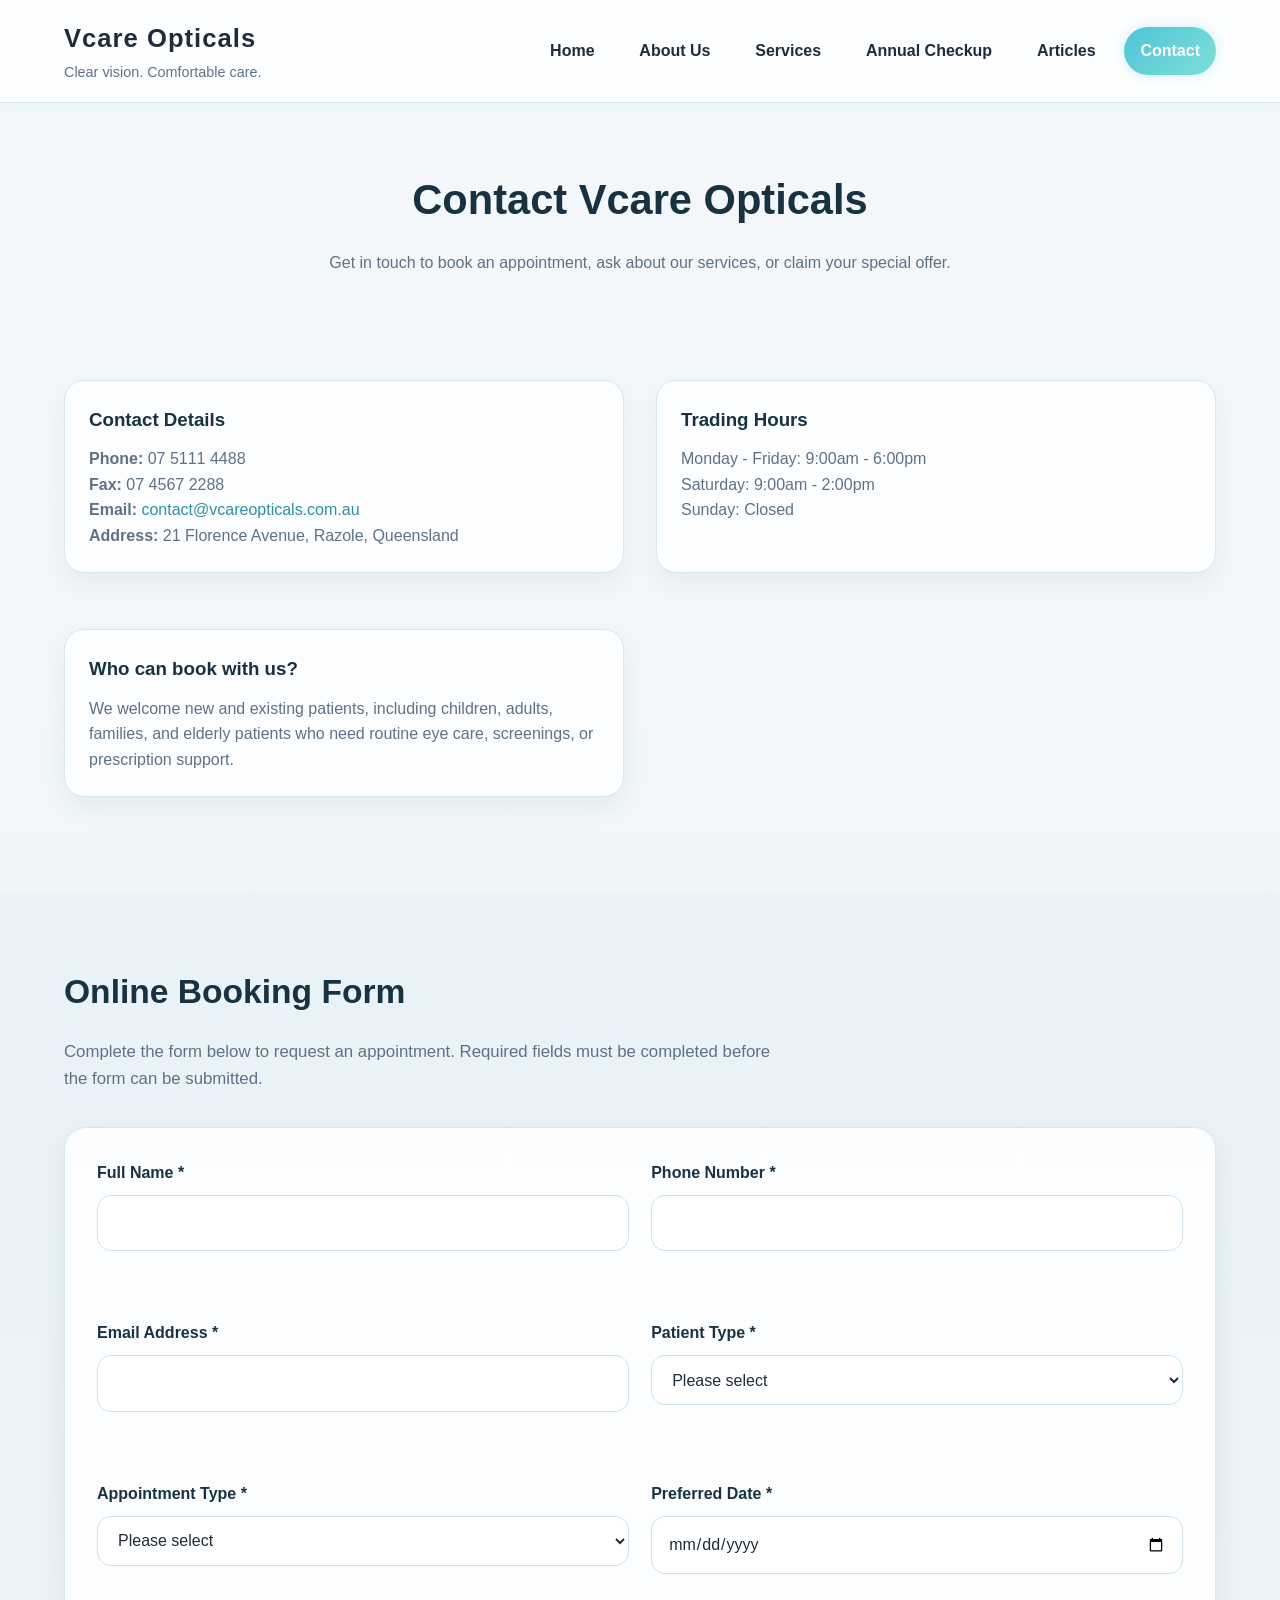
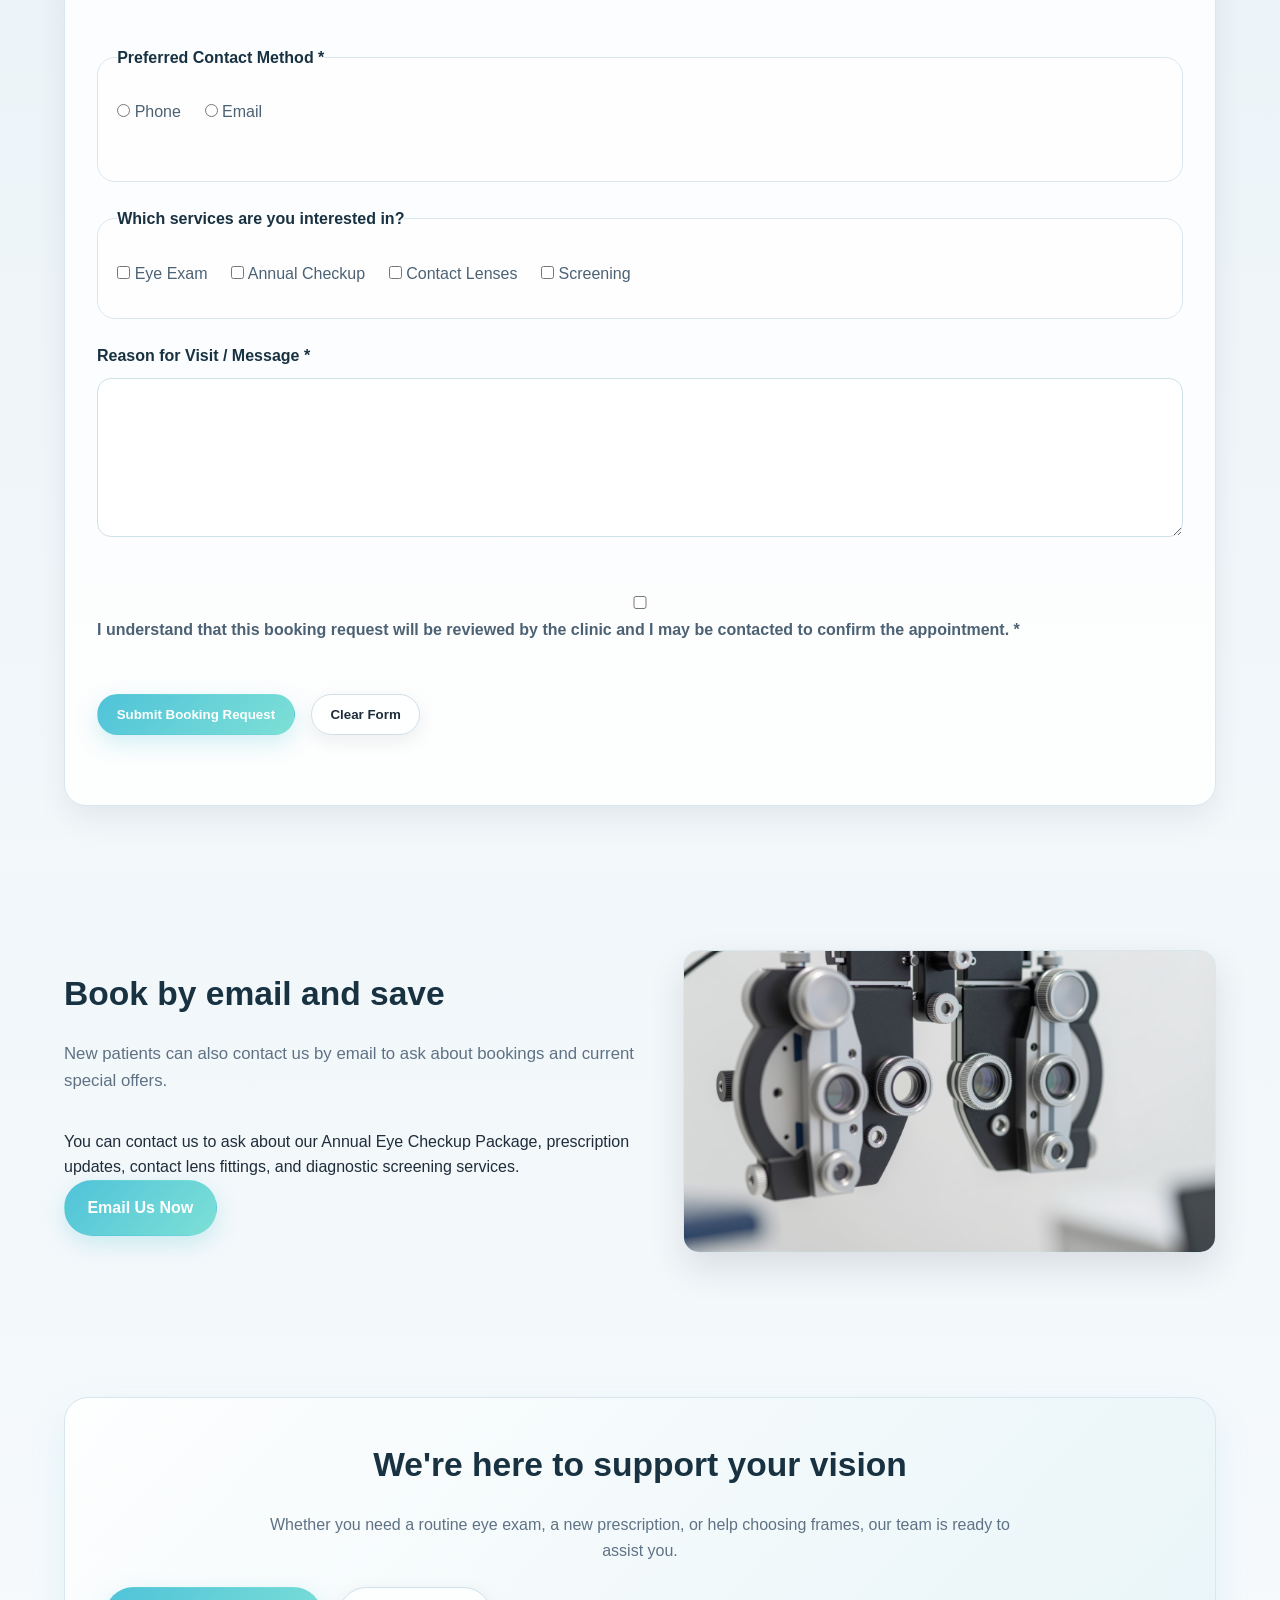
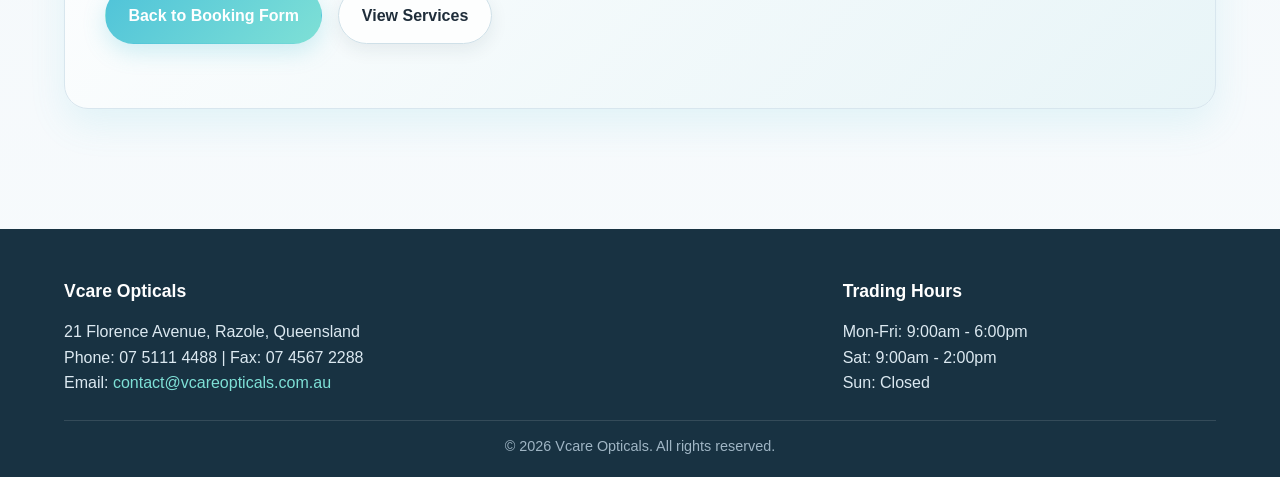
<file: contact.html>
<!doctype html>
<html lang="en">

<head>
    <meta charset="utf-8">
    <meta name="viewport" content="width=device-width, initial-scale=1">
    <title>Contact | Vcare Opticals</title>
    <meta name="description"
        content="Contact Vcare Opticals for bookings, enquiries, clinic hours, and location information.">
    <link rel="stylesheet" href="css/styles.css">
</head>

<body>
    <header class="site-header">
        <div class="container header-inner">
            <a class="brand" href="index.html" aria-label="Vcare Opticals home">
                <span class="brand-name">Vcare Opticals</span>
                <span class="brand-tagline">Clear vision. Comfortable care.</span>
            </a>

            <button class="nav-toggle" type="button" aria-label="Toggle navigation">
                Menu
            </button>

            <nav class="site-nav" aria-label="Main navigation">
                <ul>
                    <li><a href="index.html">Home</a></li>
                    <li><a href="about.html">About Us</a></li>
                    <li><a href="services.html">Services</a></li>
                    <li><a href="checkup.html">Annual Checkup</a></li>
                    <li><a href="articles.html">Articles</a></li>
                    <li><a class="active" href="contact.html">Contact</a></li>
                </ul>
            </nav>
        </div>
    </header>

    <main>
        <section class="page-header">
            <div class="container">
                <h1>Contact Vcare Opticals</h1>
                <p>
                    Get in touch to book an appointment, ask about our services, or claim your special offer.
                </p>
            </div>
        </section>

        <section class="section">
            <div class="container content-grid">
                <div class="info-box">
                    <h3>Contact Details</h3>
                    <p><strong>Phone:</strong> 07 5111 4488</p>
                    <p><strong>Fax:</strong> 07 4567 2288</p>
                    <p><strong>Email:</strong> <a
                            href="mailto:contact@vcareopticals.com.au">contact@vcareopticals.com.au</a></p>
                    <p><strong>Address:</strong> 21 Florence Avenue, Razole, Queensland</p>
                </div>

                <div class="info-box">
                    <h3>Trading Hours</h3>
                    <p>Monday - Friday: 9:00am - 6:00pm</p>
                    <p>Saturday: 9:00am - 2:00pm</p>
                    <p>Sunday: Closed</p>
                </div>

                <div class="info-box">
                    <h3>Who can book with us?</h3>
                    <p>
                        We welcome new and existing patients, including children, adults, families, and elderly
                        patients who need routine eye care, screenings, or prescription support.
                    </p>
                </div>
            </div>
        </section>

        <section class="section section-alt" id="booking-form">
            <div class="container">
                <h2>Online Booking Form</h2>
                <p class="lead">
                    Complete the form below to request an appointment. Required fields must be completed before the form
                    can be submitted.
                </p>

                <form id="appointment-form" class="booking-form" action="#" method="post" novalidate>
                    <div class="form-grid">
                        <div class="form-group">
                            <label for="full-name">Full Name *</label>
                            <input type="text" id="full-name" name="full-name">
                            <p class="error-message" id="name-error"></p>
                        </div>

                        <div class="form-group">
                            <label for="phone">Phone Number *</label>
                            <input type="tel" id="phone" name="phone">
                            <p class="error-message" id="phone-error"></p>
                        </div>

                        <div class="form-group">
                            <label for="email">Email Address *</label>
                            <input type="email" id="email" name="email">
                            <p class="error-message" id="email-error"></p>
                        </div>

                        <div class="form-group">
                            <label for="patient-type">Patient Type *</label>
                            <select id="patient-type" name="patient-type">
                                <option value="">Please select</option>
                                <option value="new">New Patient</option>
                                <option value="existing">Existing Patient</option>
                            </select>
                            <p class="error-message" id="patient-error"></p>
                        </div>

                        <div class="form-group">
                            <label for="appointment-type">Appointment Type *</label>
                            <select id="appointment-type" name="appointment-type">
                                <option value="">Please select</option>
                                <option value="routine-eye-exam">Routine Eye Exam</option>
                                <option value="annual-checkup">Annual Eye Checkup</option>
                                <option value="prescription-update">Prescription Update</option>
                                <option value="contact-lens-fitting">Contact Lens Fitting</option>
                                <option value="dry-eye-treatment">Dry-Eye Treatment</option>
                                <option value="diagnostic-screening">Diagnostic Screening</option>
                            </select>
                            <p class="error-message" id="appointment-error"></p>
                        </div>

                        <div class="form-group">
                            <label for="preferred-date">Preferred Date *</label>
                            <input type="date" id="preferred-date" name="preferred-date">
                            <p class="error-message" id="date-error"></p>
                        </div>
                    </div>

                    <fieldset class="form-fieldset">
                        <legend>Preferred Contact Method *</legend>
                        <label><input type="radio" name="contact-method" value="phone"> Phone</label>
                        <label><input type="radio" name="contact-method" value="email"> Email</label>
                        <p class="error-message" id="contact-method-error"></p>
                    </fieldset>

                    <fieldset class="form-fieldset">
                        <legend>Which services are you interested in?</legend>
                        <label><input type="checkbox" name="service-interest" value="eye-exam"> Eye Exam</label>
                        <label><input type="checkbox" name="service-interest" value="checkup"> Annual Checkup</label>
                        <label><input type="checkbox" name="service-interest" value="lenses"> Contact Lenses</label>
                        <label><input type="checkbox" name="service-interest" value="screening"> Screening</label>
                    </fieldset>

                    <div class="form-group">
                        <label for="message">Reason for Visit / Message *</label>
                        <textarea id="message" name="message" rows="5"></textarea>
                        <p class="error-message" id="message-error"></p>
                    </div>

                    <div class="form-group checkbox-group">
                        <label>
                            <input type="checkbox" id="consent" name="consent">
                            I understand that this booking request will be reviewed by the clinic and I may be contacted
                            to confirm the appointment. *
                        </label>
                        <p class="error-message" id="consent-error"></p>
                    </div>

                    <div class="form-actions">
                        <button type="submit" class="btn btn-primary">Submit Booking Request</button>
                        <button type="reset" class="btn btn-secondary">Clear Form</button>
                    </div>

                    <p id="form-success" class="success-message"></p>
                </form>
            </div>
        </section>

        <section class="section">
            <div class="container split">
                <div>
                    <h2>Book by email and save</h2>
                    <p class="lead">
                        New patients can also contact us by email to ask about bookings and current special offers.
                    </p>
                    <p>
                        You can contact us to ask about our Annual Eye Checkup Package, prescription updates,
                        contact lens fittings, and diagnostic screening services.
                    </p>
                    <a class="btn btn-primary" href="mailto:contact@vcareopticals.com.au">Email Us Now</a>
                </div>

                <div class="split-media">
                    <img src="images/optometry-equipment.jpeg" alt="Optometry equipment in clinic">
                </div>
            </div>
        </section>

        <section class="section">
            <div class="container cta-panel">
                <h2>We're here to support your vision</h2>
                <p>
                    Whether you need a routine eye exam, a new prescription, or help choosing frames, our team is ready
                    to assist you.
                </p>
                <div class="cta-row">
                    <a class="btn btn-primary" href="#booking-form">Back to Booking Form</a>
                    <a class="btn btn-secondary" href="services.html">View Services</a>
                </div>
            </div>
        </section>
    </main>

    <footer class="site-footer">
        <div class="container footer-grid">
            <div>
                <p class="footer-title">Vcare Opticals</p>
                <p>21 Florence Avenue, Razole, Queensland</p>
                <p>Phone: 07 5111 4488 | Fax: 07 4567 2288</p>
                <p>Email: <a href="mailto:contact@vcareopticals.com.au">contact@vcareopticals.com.au</a></p>
            </div>

            <div>
                <p class="footer-title">Trading Hours</p>
                <p>Mon-Fri: 9:00am - 6:00pm</p>
                <p>Sat: 9:00am - 2:00pm</p>
                <p>Sun: Closed</p>
            </div>
        </div>

        <div class="container">
            <p class="footer-small">&copy; 2026 Vcare Opticals. All rights reserved.</p>
        </div>
    </footer>

    <script src="js/script.js"></script>
</body>

</html>
</file>
<file: css/styles.css>
/* 
Author: 
File Name: styles.css
*/

* {
    box-sizing: border-box;
    margin: 0;
    padding: 0;
}

html {
    scroll-behavior: smooth;
}

body {
    font-family: Arial, Helvetica, sans-serif;
    line-height: 1.6;
    background: linear-gradient(180deg, #f4f8fb 0%, #edf4f8 45%, #f8fbfd 100%);
    color: #1f2d3a;
}

img {
    max-width: 100%;
    height: auto;
    display: block;
    border-radius: 16px;
}

a {
    color: #2f8fa3;
    text-decoration: none;
}

a:hover {
    color: #1f6f80;
}

.container {
    width: 90%;
    max-width: 1200px;
    margin: 0 auto;
}

/* Header */
.site-header {
    background: rgba(255, 255, 255, 0.82);
    border-bottom: 1px solid #d8e6ee;
    backdrop-filter: blur(10px);
    position: sticky;
    top: 0;
    z-index: 1000;
    box-shadow: 0 4px 18px rgba(79, 195, 217, 0.08);
}

.header-inner {
    display: flex;
    justify-content: space-between;
    align-items: center;
    gap: 2em;
    padding: 1.1em 0;
}

.brand {
    display: flex;
    flex-direction: column;
    color: #1f2d3a;
}

.brand-name {
    font-size: 1.6rem;
    font-weight: bold;
    letter-spacing: 0.04em;
}

.brand-tagline {
    font-size: 0.9rem;
    color: #5f7285;
    margin-top: 0.2em;
}

.site-nav ul {
    list-style: none;
    display: flex;
    flex-wrap: wrap;
    gap: 0.8em;
}

.site-nav a {
    display: inline-block;
    padding: 0.7em 1em;
    border-radius: 999px;
    color: #1f2d3a;
    font-weight: bold;
    transition: all 0.3s ease;
}

.site-nav a:hover,
.site-nav a.active {
    background: linear-gradient(135deg, #4fc3d9, #7ee0d6);
    color: #ffffff;
    box-shadow: 0 0 14px rgba(79, 195, 217, 0.25);
}

/* Hero */
.hero {
    padding: 5em 0 4em;
}

.hero-grid {
    display: grid;
    grid-template-columns: 1.2fr 1fr;
    gap: 2.5em;
    align-items: center;
}

.hero-content h1 {
    font-size: 3rem;
    line-height: 1.15;
    margin-bottom: 0.5em;
    color: #183242;
}

.hero-content p {
    font-size: 1.08rem;
    color: #4c6274;
    margin-bottom: 1.5em;
}

.hero-media img {
    box-shadow: 0 16px 40px rgba(31, 45, 58, 0.12);
    border: 1px solid #d8e6ee;
}

/* Buttons */
.cta-row {
    display: flex;
    flex-wrap: wrap;
    gap: 1em;
    margin-bottom: 1.5em;
}

.btn {
    display: inline-block;
    padding: 0.9em 1.4em;
    border-radius: 999px;
    font-weight: bold;
    transition: all 0.3s ease;
    border: 1px solid transparent;
}

.btn-primary {
    background: linear-gradient(135deg, #4fc3d9, #7ee0d6);
    color: #ffffff;
    box-shadow: 0 8px 22px rgba(79, 195, 217, 0.25);
}

.btn-primary:hover {
    transform: translateY(-2px);
    color: #ffffff;
    box-shadow: 0 12px 28px rgba(79, 195, 217, 0.35);
}

.btn-secondary {
    background: rgba(255, 255, 255, 0.8);
    color: #1f2d3a;
    border: 1px solid #cfe0e8;
    box-shadow: 0 6px 18px rgba(31, 45, 58, 0.08);
}

.btn-secondary:hover {
    transform: translateY(-2px);
    background: #ffffff;
    color: #1f2d3a;
    box-shadow: 0 10px 24px rgba(31, 45, 58, 0.12);
}

/* Quick facts */
.quick-facts {
    list-style: none;
    padding: 1.2em;
    background: rgba(255, 255, 255, 0.72);
    border: 1px solid #d8e6ee;
    border-radius: 18px;
    box-shadow: 0 10px 28px rgba(31, 45, 58, 0.06);
}

.quick-facts li {
    margin-bottom: 0.7em;
    color: #4c6274;
}

.quick-facts li:last-child {
    margin-bottom: 0;
}

/* Sections */
.section {
    padding: 4.5em 0;
}

.section-alt {
    background: linear-gradient(180deg, rgba(225, 239, 245, 0.55) 0%, rgba(244, 248, 251, 0.7) 100%);
}

.section h2 {
    font-size: 2.1rem;
    margin-bottom: 0.6em;
    color: #183242;
}

.lead {
    max-width: 720px;
    font-size: 1.05rem;
    color: #5f7285;
    margin-bottom: 2em;
}

/* Cards */
.cards {
    display: grid;
    grid-template-columns: repeat(3, 1fr);
    gap: 1.6em;
}

.card {
    background: rgba(255, 255, 255, 0.82);
    border: 1px solid #d8e6ee;
    border-radius: 22px;
    padding: 1.2em;
    box-shadow: 0 12px 30px rgba(31, 45, 58, 0.08);
    backdrop-filter: blur(8px);
    transition: transform 0.3s ease, box-shadow 0.3s ease;
}

.card:hover {
    transform: translateY(-6px);
    box-shadow: 0 18px 40px rgba(79, 195, 217, 0.16);
}

.card img {
    margin-bottom: 1em;
}

.card h3 {
    font-size: 1.25rem;
    margin-bottom: 0.5em;
    color: #183242;
}

.card p {
    color: #5f7285;
    margin-bottom: 0.8em;
}

.text-link {
    font-weight: bold;
}

/* Features */
.feature-grid {
    display: grid;
    grid-template-columns: repeat(3, 1fr);
    gap: 1.3em;
    margin-bottom: 2em;
}

.feature {
    background: rgba(255, 255, 255, 0.8);
    border: 1px solid #d8e6ee;
    border-radius: 20px;
    padding: 1.4em;
    box-shadow: 0 10px 24px rgba(31, 45, 58, 0.06);
}

.feature h3 {
    margin-bottom: 0.5em;
    color: #183242;
    font-size: 1.15rem;
}

.feature p {
    color: #5f7285;
}

/* Split section */
.split {
    display: grid;
    grid-template-columns: 1.1fr 1fr;
    gap: 2em;
    align-items: center;
}

.split-media img {
    box-shadow: 0 16px 36px rgba(31, 45, 58, 0.12);
    border: 1px solid #d8e6ee;
}

/* Lists */
.tick-list,
.link-list {
    margin: 1.2em 0 1.8em 1.2em;
    color: #4c6274;
}

.tick-list li,
.link-list li {
    margin-bottom: 0.7em;
}

.center {
    text-align: center;
}

/* CTA panel */
.cta-panel {
    background: linear-gradient(135deg, rgba(255, 255, 255, 0.88), rgba(230, 244, 247, 0.88));
    border: 1px solid #d8e6ee;
    border-radius: 24px;
    padding: 2.5em;
    box-shadow: 0 16px 36px rgba(79, 195, 217, 0.12);
    text-align: center;
}

.cta-panel p {
    max-width: 760px;
    margin: 0 auto 1.5em;
    color: #5f7285;
}

/* Footer */
.site-footer {
    background: #183242;
    color: #dce9f1;
    padding: 3em 0 1.2em;
    margin-top: 3em;
}

.footer-grid {
    display: grid;
    grid-template-columns: 2fr 1fr;
    gap: 2em;
    margin-bottom: 1.5em;
}

.footer-title {
    font-size: 1.1rem;
    font-weight: bold;
    margin-bottom: 0.8em;
    color: #ffffff;
}

.site-footer a {
    color: #7ee0d6;
}

.site-footer a:hover {
    color: #b7f3ec;
}

.footer-small {
    text-align: center;
    font-size: 0.9rem;
    color: #9fb5c4;
    border-top: 1px solid rgba(255, 255, 255, 0.12);
    padding-top: 1em;
}

/* Utility */
.page-header {
    padding: 4em 0 2em;
    text-align: center;
}

.page-header h1 {
    font-size: 2.6rem;
    color: #183242;
    margin-bottom: 0.4em;
}

.page-header p {
    max-width: 760px;
    margin: 0 auto;
    color: #5f7285;
}

.content-grid {
    display: grid;
    grid-template-columns: repeat(2, 1fr);
    gap: 2em;
}

.staff-grid {
    display: grid;
    grid-template-columns: repeat(4, 1fr);
    gap: 1.5em;
}

.staff-card {
    background: rgba(255, 255, 255, 0.84);
    border: 1px solid #d8e6ee;
    border-radius: 22px;
    padding: 1.2em;
    text-align: center;
    box-shadow: 0 10px 24px rgba(31, 45, 58, 0.08);
}

.staff-card img {
    margin: 0 auto 1em;
    width: 100%;
    max-height: 300px;
    object-fit: cover;
}

.staff-card h3 {
    margin-bottom: 0.4em;
    color: #183242;
}

.staff-card p {
    color: #5f7285;
    font-size: 0.96rem;
}

.info-box {
    background: rgba(255, 255, 255, 0.82);
    border: 1px solid #d8e6ee;
    border-radius: 20px;
    padding: 1.5em;
    box-shadow: 0 10px 24px rgba(31, 45, 58, 0.06);
    margin-bottom: 1.5em;
}

.info-box h3 {
    margin-bottom: 0.6em;
    color: #183242;
}

.info-box p,
.info-box li {
    color: #5f7285;
}

.info-box ul {
    margin-left: 1.2em;
    margin-top: 0.8em;
}

/* Responsive */
@media (max-width: 1000px) {

    .hero-grid,
    .split,
    .content-grid,
    .footer-grid {
        grid-template-columns: 1fr;
    }

    .cards,
    .feature-grid,
    .staff-grid {
        grid-template-columns: repeat(2, 1fr);
    }

    .hero-content h1 {
        font-size: 2.4rem;
    }
}

@media (max-width: 700px) {
    .header-inner {
        flex-direction: column;
        align-items: flex-start;
    }

    .site-nav ul {
        flex-direction: column;
        width: 100%;
    }

    .site-nav a {
        width: 100%;
    }

    .cards,
    .feature-grid,
    .staff-grid {
        grid-template-columns: 1fr;
    }

    .hero {
        padding: 3.5em 0 3em;
    }

    .hero-content h1 {
        font-size: 2rem;
    }

    .section {
        padding: 3.5em 0;
    }

    .cta-panel {
        padding: 1.8em;
    }
}

/* Booking Form */
.booking-form {
    background: rgba(255, 255, 255, 0.84);
    border: 1px solid #d8e6ee;
    border-radius: 22px;
    padding: 2em;
    box-shadow: 0 12px 30px rgba(31, 45, 58, 0.08);
    margin-top: 2em;
}

.form-grid {
    display: grid;
    grid-template-columns: repeat(2, 1fr);
    gap: 1.4em;
    margin-bottom: 1.5em;
}

.form-group {
    margin-bottom: 1.4em;
}

.form-group label,
.form-fieldset legend {
    display: block;
    font-weight: bold;
    color: #183242;
    margin-bottom: 0.6em;
}

.form-group input,
.form-group select,
.form-group textarea {
    width: 100%;
    padding: 0.9em 1em;
    border: 1px solid #cfe0e8;
    border-radius: 14px;
    font: inherit;
    color: #1f2d3a;
    background: rgba(255, 255, 255, 0.95);
}

.form-group textarea {
    resize: vertical;
    min-height: 130px;
}

.form-group input:focus,
.form-group select:focus,
.form-group textarea:focus {
    outline: none;
    border-color: #4fc3d9;
    box-shadow: 0 0 0 3px rgba(79, 195, 217, 0.15);
}

.form-fieldset {
    border: 1px solid #d8e6ee;
    border-radius: 18px;
    padding: 1.2em;
    margin-bottom: 1.5em;
    background: rgba(255, 255, 255, 0.72);
}

.form-fieldset label {
    display: inline-block;
    margin-right: 1.2em;
    margin-bottom: 0.8em;
    color: #4c6274;
}

.checkbox-group label {
    display: block;
    color: #4c6274;
}

.form-actions {
    display: flex;
    flex-wrap: wrap;
    gap: 1em;
    margin-top: 1.5em;
}

.error-message {
    color: #c0392b;
    font-size: 0.92rem;
    margin-top: 0.45em;
    min-height: 1.2em;
}

.success-message {
    color: #1f6f80;
    font-weight: bold;
    margin-top: 1.2em;
    min-height: 1.2em;
}

/* Better spacing for cards with longer article content */
.card ul {
    margin-left: 1.2em;
    margin-top: 0.8em;
    color: #5f7285;
}

.card li {
    margin-bottom: 0.6em;
}

/* Responsive additions for booking form */
@media (max-width: 1000px) {
    .form-grid {
        grid-template-columns: 1fr;
    }
}

@media (max-width: 700px) {
    .booking-form {
        padding: 1.4em;
    }

    .form-actions {
        flex-direction: column;
    }

    .form-actions .btn {
        width: 100%;
        text-align: center;
    }

    .form-fieldset label {
        display: block;
        margin-right: 0;
    }
}

/* Mobile nav toggle */
.nav-toggle {
    display: none;
    padding: 0.7em 1.2em;
    border: 1px solid #cfe0e8;
    border-radius: 999px;
    background: rgba(255, 255, 255, 0.9);
    color: #1f2d3a;
    font: inherit;
    font-weight: bold;
    cursor: pointer;
    box-shadow: 0 6px 18px rgba(31, 45, 58, 0.08);
}

.nav-toggle:hover {
    background: #ffffff;
}

@media (max-width: 700px) {
    .header-inner {
        flex-direction: column;
        align-items: flex-start;
    }

    .nav-toggle {
        display: inline-block;
        margin-top: 0.5em;
    }

    .site-nav {
        display: none;
        width: 100%;
    }

    .site-nav.nav-open {
        display: block;
    }

    .site-nav ul {
        list-style: none;
        display: flex;
        flex-direction: column;
        width: 100%;
        gap: 0.6em;
        margin-top: 0.8em;
    }

    .site-nav a {
        display: block;
        width: 100%;
    }
}
</file>
